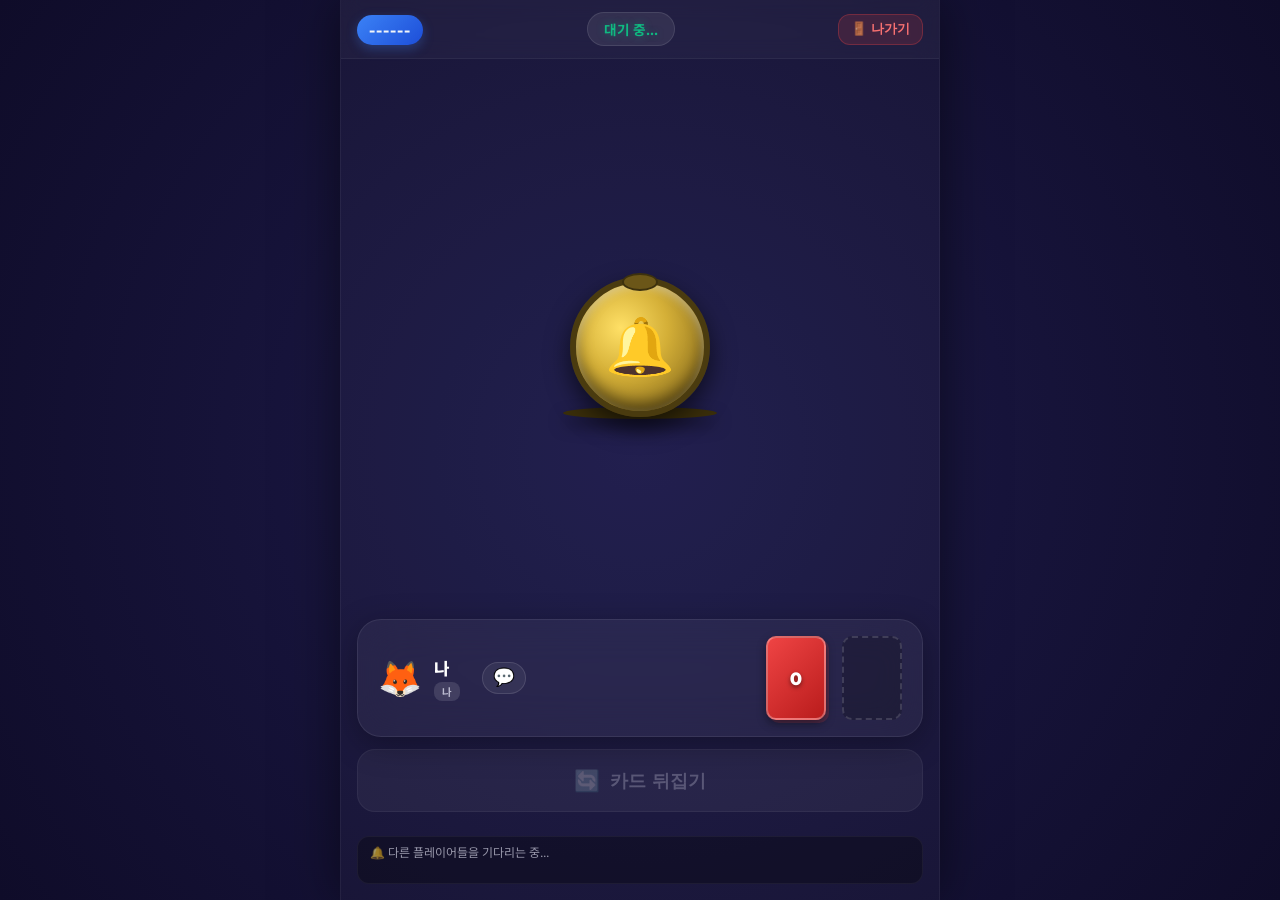
<file: halligalli.html>
<!DOCTYPE html>
<html lang="ko">
<head>
  <meta charset="UTF-8"/>
  <meta name="darkreader-lock" content="true"/>
  <meta name="viewport" content="width=device-width, initial-scale=1.0"/>
  <title>🔔 할리갈리 (Halli Galli) — 실시간 보드게임</title>
  <meta name="description" content="과일의 합이 정확히 5개가 되는 순간 종을 치는 실시간 모바일 최적화 할리갈리 게임입니다."/>
  <link rel="stylesheet" href="css/halligalli.css"/>
</head>
<body>

  <div class="hg-root">

    <!-- ── 상단 헤더 정보 ── -->
    <header class="hg-header">
      <div class="room-info">
        <span class="room-code-badge" id="display-room-code">------</span>
      </div>
      <div class="turn-status-badge" id="turn-status">대기 중...</div>
      <button class="btn-leave-game" id="btn-leave">🚪 나가기</button>
    </header>

    <!-- ── 게임 보드판 ── -->
    <main class="hg-board">

      <!-- ── 1. 상대 플레이어들 영역 ── -->
      <section class="opponents-area" id="opponents-area">
        <!-- 상대방 1, 2, 3이 스크립트에 의해 동적으로 렌더링됨 -->
      </section>

      <!-- ── 2. 중앙 영역: 거대한 입체 황금종 ── -->
      <section class="bell-center-zone">
        <button class="hg-bell-btn" id="btn-bell" aria-label="종 치기">
          <div class="bell-cap"></div>
          <div class="bell-body">🔔</div>
          <div class="bell-base"></div>
        </button>
        <!-- 오발 사고 및 벌칙 문구용 플로팅 메시지 -->
        <div id="penalty-notice" class="penalty-notice"></div>
      </section>

      <!-- ── 3. 하단 영역: 내 플레이 정보 & 뒤집기 버튼 ── -->
      <section class="my-area">
        <div class="my-status-card glass-card">
          <div class="my-profile">
            <span class="my-avatar" id="my-avatar">🦊</span>
            <div class="my-info-text">
              <span class="my-name" id="my-name">나</span>
              <span class="my-badge">나</span>
            </div>
            <!-- 할리갈리 감정표현 패널 -->
            <div class="emote-panel" style="margin-left: 10px;">
              <button class="emote-toggle-btn" id="btn-emote-toggle" title="감정표현">💬</button>
              <div class="emote-list" id="emote-list"></div>
            </div>
          </div>
          <div class="my-deck-info">
            <div class="my-deck-card-back" id="my-deck-back">
              <span class="card-count" id="my-deck-count">0</span>
            </div>
            <div class="my-open-card-slot" id="my-open-card-slot">
              <!-- 내가 뒤집은 카드가 표시됨 -->
            </div>
          </div>
        </div>

        <!-- 카드 뒤집기 거대 액션 버튼 -->
        <button class="btn-action-flip" id="btn-flip" disabled>
          <span class="flip-icon">🔄</span>
          <span class="flip-text">카드 뒤집기</span>
        </button>
      </section>

    </main>

    <!-- ── 게임 안내 로그 및 상태 ── -->
    <footer class="hg-footer">
      <div class="action-log" id="action-log">
        <div class="log-entry">🔔 다른 플레이어들을 기다리는 중...</div>
      </div>
    </footer>

  </div>

  <!-- ── 게임 최종 결과 / 라운드 종료 오버레이 ── -->
  <div class="game-over-overlay" id="game-over-overlay">
    <div class="result-box glass-card">
      <h2 class="result-title">🏆 게임 종료!</h2>
      <div class="winner-name" id="winner-name">---</div>
      <div class="players-ranking" id="players-ranking">
        <!-- 순위 목록이 렌더링됨 -->
      </div>
      <div class="result-buttons">
        <button class="btn-control btn-lobby" id="btn-back-lobby" style="display:none;">
          🏠 대기실로 복귀
        </button>
        <button class="btn-control btn-restart" id="btn-restart" style="display:none;">
          🔄 다음 라운드 시작
        </button>
        <button class="btn-control btn-leave" id="btn-overlay-leave">
          🚪 방 나가기
        </button>
      </div>
    </div>
  </div>

  <!-- 토스트 및 플로팅 메세지 -->
  <div id="float-msg"></div>
  <div id="toast"></div>
  <div id="emote-popup-container"></div>

  <!-- Firebase 및 클라이언트 구동 스크립트 연결 -->
  <script>
    if (window.location.protocol === 'file:' || new URLSearchParams(window.location.search).get('local') === 'true') {
      document.write('<script src="js/bundles/halligalli.bundle.js"><\/script>');
    } else {
      document.write('<script type=\"module\" src=' + 'js/halligalli.js' + '><\/script>');
    }
  </script>
</body>
</html>
</file>
<file: css/halligalli.css>
/* ═══════════════════════════════════════════════════
   할리갈리 (Halli Galli) 스타일시트
   글래스모피즘 & 모바일 세로형 레이아웃 최적화
   ═══════════════════════════════════════════════════ */

/* 기본 리셋 & 폰트 */
@import url('https://fonts.googleapis.com/css2?family=Outfit:wght@300;400;600;800&family=Noto+Sans+KR:wght@300;400;700;900&display=swap');

* {
  box-sizing: border-box;
  margin: 0;
  padding: 0;
  -webkit-tap-highlight-color: transparent;
}

body {
  font-family: 'Outfit', 'Noto Sans KR', sans-serif;
  background: radial-gradient(circle at center, #1e1b4b 0%, #0f0c29 100%);
  color: #f1f5f9;
  min-height: 100vh;
  overflow: hidden;
  user-select: none;
}

/* 전체 감싸는 루트 */
.hg-root {
  display: flex;
  flex-direction: column;
  height: 100vh;
  max-width: 600px;
  margin: 0 auto;
  position: relative;
  background: rgba(255, 255, 255, 0.02);
  border-left: 1px solid rgba(255, 255, 255, 0.05);
  border-right: 1px solid rgba(255, 255, 255, 0.05);
  box-shadow: 0 0 50px rgba(0, 0, 0, 0.5);
}

/* ── 헤더 스타일 ── */
.hg-header {
  display: flex;
  justify-content: space-between;
  align-items: center;
  padding: 12px 16px;
  background: rgba(255, 255, 255, 0.03);
  backdrop-filter: blur(10px);
  -webkit-backdrop-filter: blur(10px);
  border-bottom: 1px solid rgba(255, 255, 255, 0.05);
  z-index: 10;
}

.room-code-badge {
  background: linear-gradient(135deg, #3b82f6, #1d4ed8);
  padding: 6px 12px;
  border-radius: 20px;
  font-weight: 800;
  font-size: 0.85rem;
  letter-spacing: 1px;
  box-shadow: 0 4px 12px rgba(59, 130, 246, 0.3);
}

.turn-status-badge {
  background: rgba(255, 255, 255, 0.08);
  border: 1px solid rgba(255, 255, 255, 0.1);
  padding: 6px 16px;
  border-radius: 20px;
  font-weight: 700;
  font-size: 0.85rem;
  color: #10b981;
  text-shadow: 0 0 8px rgba(16, 185, 129, 0.4);
  transition: all 0.3s ease;
}

.turn-status-badge.my-turn {
  background: rgba(16, 185, 129, 0.2);
  border-color: rgba(16, 185, 129, 0.4);
  animation: pulse-green 1.5s infinite;
}

.btn-leave-game {
  background: rgba(239, 68, 68, 0.15);
  border: 1px solid rgba(239, 68, 68, 0.3);
  color: #f87171;
  padding: 6px 12px;
  border-radius: 12px;
  font-weight: 700;
  font-size: 0.8rem;
  cursor: pointer;
  transition: all 0.2s ease;
}

.btn-leave-game:hover {
  background: rgba(239, 68, 68, 0.3);
  transform: translateY(-1px);
}

/* ── 메인 보드판 스타일 ── */
.hg-board {
  flex: 1;
  display: flex;
  flex-direction: column;
  justify-content: space-between;
  padding: 16px;
  position: relative;
  overflow: hidden;
}

/* ── 1. 상대 플레이어들 ── */
.opponents-area {
  display: grid;
  grid-template-columns: repeat(3, 1fr);
  gap: 8px;
  z-index: 5;
}

.opponent-card {
  background: rgba(255, 255, 255, 0.04);
  border: 1px solid rgba(255, 255, 255, 0.05);
  border-radius: 16px;
  padding: 8px;
  text-align: center;
  backdrop-filter: blur(8px);
  -webkit-backdrop-filter: blur(8px);
  transition: all 0.3s ease;
  position: relative;
}

.opponent-card.active-turn {
  border-color: rgba(59, 130, 246, 0.4);
  background: rgba(59, 130, 246, 0.08);
  box-shadow: 0 0 15px rgba(59, 130, 246, 0.2);
}

.opponent-card.out {
  opacity: 0.3;
  filter: grayscale(1);
}

.opponent-profile {
  display: flex;
  flex-direction: column;
  align-items: center;
  margin-bottom: 6px;
}

.opponent-avatar {
  font-size: 1.5rem;
  margin-bottom: 2px;
  display: block;
}

.opponent-name {
  font-size: 0.75rem;
  font-weight: 700;
  white-space: nowrap;
  overflow: hidden;
  text-overflow: ellipsis;
  max-width: 100%;
  color: rgba(240, 240, 255, 0.8);
}

.opponent-deck-info {
  display: flex;
  justify-content: center;
  align-items: center;
  gap: 4px;
  margin-bottom: 8px;
}

.mini-card-back {
  width: 16px;
  height: 24px;
  background: linear-gradient(135deg, #ef4444, #b91c1c);
  border-radius: 3px;
  border: 1px solid rgba(255, 255, 255, 0.2);
  box-shadow: 0 2px 4px rgba(0, 0, 0, 0.3);
}

.mini-deck-count {
  font-size: 0.75rem;
  font-weight: 800;
  color: #ef4444;
}

/* 상대가 오픈한 카드 슬롯 */
.opponent-open-card-slot {
  width: 52px;
  height: 74px;
  margin: 0 auto;
  border: 1.5px dashed rgba(255, 255, 255, 0.1);
  border-radius: 8px;
  display: flex;
  align-items: center;
  justify-content: center;
  position: relative;
  background: rgba(0, 0, 0, 0.15);
  overflow: hidden;
  transition: all 0.2s ease;
}

/* ── 2. 중앙 거대한 황금종 ── */
.bell-center-zone {
  flex: 1;
  display: flex;
  align-items: center;
  justify-content: center;
  position: relative;
  z-index: 4;
}

.hg-bell-btn {
  width: 140px;
  height: 140px;
  border-radius: 50%;
  background: radial-gradient(circle at 35% 35%, #ffe066 0%, #d4af37 40%, #8a6d1c 85%, #59430b 100%);
  border: 6px solid #4a3b0f;
  box-shadow: 
    0 10px 25px rgba(0, 0, 0, 0.6),
    inset 0 4px 10px rgba(255, 255, 255, 0.4),
    inset 0 -8px 15px rgba(0, 0, 0, 0.5);
  cursor: pointer;
  position: relative;
  display: flex;
  align-items: center;
  justify-content: center;
  font-size: 3.5rem;
  transition: all 0.1s cubic-bezier(0.175, 0.885, 0.32, 1.275);
}

/* 3D 종 모양 연출을 위한 가상 요소 */
.hg-bell-btn::before {
  content: '';
  position: absolute;
  top: -10px;
  width: 32px;
  height: 14px;
  border-radius: 50%;
  background: #6b5618;
  border: 2px solid #3d310d;
}

.hg-bell-btn::after {
  content: '';
  position: absolute;
  bottom: -8px;
  width: 154px;
  height: 12px;
  border-radius: 50%;
  background: #3a2e0a;
  z-index: -1;
  box-shadow: 0 8px 16px rgba(0, 0, 0, 0.5);
}

/* 종 눌림 효과 */
.hg-bell-btn:active, .hg-bell-btn.pressed {
  transform: scale(0.92) translateY(4px);
  box-shadow: 
    0 4px 10px rgba(0, 0, 0, 0.4),
    inset 0 2px 6px rgba(255, 255, 255, 0.2),
    inset 0 -4px 10px rgba(0, 0, 0, 0.6);
}

/* 종 흔들림 애니메이션 (성공 시 가동) */
.hg-bell-btn.ring-anim {
  animation: bell-ring-shake 0.4s ease;
}

/* 오발/벌칙 알림 메시지 */
.penalty-notice {
  position: absolute;
  background: rgba(239, 68, 68, 0.95);
  color: white;
  padding: 8px 16px;
  border-radius: 20px;
  font-weight: 800;
  font-size: 0.85rem;
  box-shadow: 0 4px 15px rgba(239, 68, 68, 0.4);
  pointer-events: none;
  opacity: 0;
  transform: translateY(20px) scale(0.9);
  transition: all 0.3s cubic-bezier(0.175, 0.885, 0.32, 1.275);
  z-index: 15;
}

.penalty-notice.show {
  opacity: 1;
  transform: translateY(-50px) scale(1);
}

/* ── 3. 하단 내 카드 및 컨트롤 영역 ── */
.my-area {
  display: flex;
  flex-direction: column;
  gap: 12px;
  z-index: 5;
}

.glass-card {
  background: rgba(255, 255, 255, 0.05);
  border: 1px solid rgba(255, 255, 255, 0.08);
  border-radius: 24px;
  backdrop-filter: blur(20px);
  -webkit-backdrop-filter: blur(20px);
  box-shadow: 0 8px 32px rgba(0, 0, 0, 0.3);
}

.my-status-card {
  display: flex;
  align-items: center;
  justify-content: space-between;
  padding: 16px 20px;
}

.my-profile {
  display: flex;
  align-items: center;
  gap: 12px;
}

.my-avatar {
  font-size: 2.2rem;
}

.my-info-text {
  display: flex;
  flex-direction: column;
  gap: 2px;
}

.my-name {
  font-size: 1.05rem;
  font-weight: 800;
  color: #fff;
}

.my-badge {
  font-size: 0.65rem;
  background: rgba(255, 255, 255, 0.12);
  padding: 2px 8px;
  border-radius: 8px;
  width: fit-content;
  color: rgba(240, 240, 255, 0.7);
  font-weight: 700;
}

.my-deck-info {
  display: flex;
  align-items: center;
  gap: 16px;
}

/* 내 카드 더미 (뒤집기 전) */
.my-deck-card-back {
  width: 60px;
  height: 84px;
  background: linear-gradient(135deg, #ef4444 0%, #b91c1c 100%);
  border: 2px solid rgba(255, 255, 255, 0.3);
  border-radius: 10px;
  box-shadow: 
    0 4px 10px rgba(0, 0, 0, 0.4),
    3px 3px 0px rgba(239, 68, 68, 0.2);
  display: flex;
  align-items: center;
  justify-content: center;
  cursor: pointer;
  transition: all 0.2s ease;
}

.my-deck-card-back:active {
  transform: scale(0.95);
}

.card-count {
  font-size: 1.1rem;
  font-weight: 900;
  color: #fff;
  text-shadow: 0 2px 4px rgba(0, 0, 0, 0.5);
}

/* 내 뒤집은 카드 슬롯 */
.my-open-card-slot {
  width: 60px;
  height: 84px;
  border: 2px dashed rgba(255, 255, 255, 0.15);
  border-radius: 10px;
  background: rgba(0, 0, 0, 0.2);
  display: flex;
  align-items: center;
  justify-content: center;
  position: relative;
  overflow: hidden;
}

/* ── 뒤집힌 카드 렌더링 ── */
.hg-card {
  width: 100%;
  height: 100%;
  background: #fff;
  border-radius: 8px;
  border: 1px solid #ddd;
  box-shadow: 0 4px 10px rgba(0, 0, 0, 0.3);
  display: flex;
  flex-direction: column;
  justify-content: center;
  align-items: center;
  position: relative;
  overflow: hidden;
  /* 애니메이션은 hg-card--flip-in 클래스로 분리: 일반 상태에서는 존재하지 않음 */
}

/* 실제로 카드가 교체될 때만 적용되는 flip-in 애니메이션 */
.hg-card.hg-card--flip-in {
  animation: card-flip-in 0.28s cubic-bezier(0.175, 0.885, 0.32, 1.275) forwards;
}

.hg-card-pattern {
  display: grid;
  width: 80%;
  height: 80%;
  gap: 2px;
  align-items: center;
  justify-items: center;
  overflow: hidden;
}

/* 과일 수량별 그리드 템플릿 */
.hg-card-pattern[data-count="1"] {
  grid-template-columns: 1fr;
  font-size: 2.2rem;
}
.hg-card-pattern[data-count="2"] {
  grid-template-columns: 1fr;
  grid-template-rows: 1fr 1fr;
  font-size: 1.5rem;
}
/* 3개: 세로 3칸이 좌폭 안에 다 들어오도록 폰트 조정 */
.hg-card-pattern[data-count="3"] {
  grid-template-columns: 1fr;
  grid-template-rows: repeat(3, 1fr);
  font-size: 1.1rem;
  gap: 1px;
}
.hg-card-pattern[data-count="4"] {
  grid-template-columns: 1fr 1fr;
  grid-template-rows: 1fr 1fr;
  font-size: 1.1rem;
}
.hg-card-pattern[data-count="5"] {
  grid-template-columns: 1fr 1fr;
  grid-template-rows: 1fr 1fr 1fr;
  font-size: 0.95rem;
  gap: 1px;
}

/* 5개일 때 중앙 과일 배치용 */
.hg-card-pattern[data-count="5"] span:nth-child(5) {
  grid-column: span 2;
}

.hg-card-item {
  transform: scale(1);
  filter: drop-shadow(0 2px 2px rgba(0,0,0,0.1));
}

/* 카드 뒤집기 거대 액션 버튼 */
.btn-action-flip {
  width: 100%;
  background: linear-gradient(135deg, #10b981 0%, #059669 100%);
  border: none;
  padding: 18px;
  border-radius: 18px;
  font-size: 1.15rem;
  font-weight: 800;
  color: white;
  cursor: pointer;
  display: flex;
  align-items: center;
  justify-content: center;
  gap: 10px;
  box-shadow: 0 6px 20px rgba(16, 185, 129, 0.4);
  transition: all 0.2s cubic-bezier(0.175, 0.885, 0.32, 1.275);
}

.btn-action-flip:disabled {
  background: rgba(255, 255, 255, 0.05);
  border: 1px solid rgba(255, 255, 255, 0.05);
  color: rgba(240, 240, 255, 0.25);
  box-shadow: none;
  cursor: not-allowed;
  transform: none;
}

.btn-action-flip:not(:disabled):active {
  transform: scale(0.96) translateY(2px);
  box-shadow: 0 3px 10px rgba(16, 185, 129, 0.2);
}

.flip-icon {
  font-size: 1.3rem;
  animation: spin-slow 4s linear infinite;
}

.btn-action-flip:disabled .flip-icon {
  animation: none;
}

/* ── 하단 로그 ── */
.hg-footer {
  padding: 8px 16px 16px;
}

.action-log {
  background: rgba(0, 0, 0, 0.3);
  border: 1px solid rgba(255, 255, 255, 0.05);
  border-radius: 12px;
  padding: 8px 12px;
  height: 48px;
  overflow-y: auto;
  font-size: 0.75rem;
  color: rgba(240, 240, 255, 0.6);
  display: flex;
  flex-direction: column;
  gap: 4px;
}

.log-entry {
  line-height: 1.4;
}

.log-entry.log-bell { color: #ffe066; font-weight: bold; }
.log-entry.log-flip { color: #a7f3d0; }
.log-entry.log-out { color: #f87171; }

/* ── 게임 최종 결과 / 라운드 종료 오버레이 ── */
.game-over-overlay {
  position: absolute;
  top: 0;
  left: 0;
  width: 100%;
  height: 100%;
  background: rgba(15, 12, 41, 0.85);
  backdrop-filter: blur(15px);
  -webkit-backdrop-filter: blur(15px);
  display: none; /* JS 제어 */
  align-items: center;
  justify-content: center;
  padding: 24px;
  z-index: 100;
}

.result-box {
  width: 100%;
  max-width: 380px;
  padding: 28px 20px;
  border-radius: 28px;
  text-align: center;
  animation: zoom-in 0.4s cubic-bezier(0.175, 0.885, 0.32, 1.275) forwards;
}

.result-title {
  font-size: 1.6rem;
  font-weight: 800;
  margin-bottom: 8px;
  color: #ffde59;
  text-shadow: 0 0 10px rgba(255, 222, 89, 0.3);
}

.winner-name {
  font-size: 1.3rem;
  font-weight: 900;
  color: #fff;
  margin-bottom: 20px;
}

.players-ranking {
  display: flex;
  flex-direction: column;
  gap: 8px;
  margin-bottom: 24px;
  max-height: 180px;
  overflow-y: auto;
}

.rank-item {
  display: flex;
  align-items: center;
  justify-content: space-between;
  background: rgba(255, 255, 255, 0.04);
  border: 1px solid rgba(255, 255, 255, 0.05);
  padding: 10px 16px;
  border-radius: 12px;
  font-size: 0.85rem;
}

.rank-item.rank-1 {
  background: rgba(253, 224, 71, 0.12);
  border-color: rgba(253, 224, 71, 0.3);
  font-weight: bold;
}

.rank-item.rank-1 .rank-num { color: #fde047; }

.rank-num {
  font-weight: 800;
  font-size: 0.9rem;
  width: 24px;
  text-align: left;
}

.rank-player {
  flex: 1;
  text-align: left;
  margin-left: 8px;
}

.rank-cards {
  font-weight: bold;
  color: #94a3b8;
}

.result-buttons {
  display: flex;
  flex-direction: column;
  gap: 8px;
}

.btn-control {
  width: 100%;
  padding: 12px;
  border-radius: 12px;
  border: none;
  font-size: 0.95rem;
  font-weight: 700;
  cursor: pointer;
  transition: all 0.2s ease;
}

.btn-lobby {
  background: linear-gradient(135deg, #3b82f6, #1d4ed8);
  color: white;
  box-shadow: 0 4px 12px rgba(59, 130, 246, 0.3);
}

.btn-restart {
  background: linear-gradient(135deg, #10b981, #059669);
  color: white;
  box-shadow: 0 4px 12px rgba(16, 185, 129, 0.3);
}

.btn-leave {
  background: rgba(255, 255, 255, 0.06);
  border: 1px solid rgba(255, 255, 255, 0.1);
  color: rgba(240, 240, 255, 0.8);
}

.btn-control:hover {
  transform: translateY(-2px);
}

.btn-control:active {
  transform: scale(0.98);
}

/* ── 공통 알림 메세지(토스트, 플로팅) ── */
#toast {
  position: fixed;
  bottom: 80px;
  left: 50%;
  transform: translateX(-50%);
  background: rgba(15, 23, 42, 0.9);
  border: 1px solid rgba(255, 255, 255, 0.1);
  color: #fff;
  padding: 10px 20px;
  border-radius: 20px;
  font-size: 0.85rem;
  font-weight: 600;
  z-index: 1000;
  opacity: 0;
  pointer-events: none;
  transition: opacity 0.3s ease;
}

#toast.show {
  opacity: 1;
}

#float-msg {
  position: fixed;
  top: 50%;
  left: 50%;
  transform: translate(-50%, -50%);
  background: rgba(0, 0, 0, 0.85);
  border: 1px solid rgba(255, 255, 255, 0.15);
  color: #fde047;
  font-size: 1.5rem;
  font-weight: 900;
  padding: 20px 40px;
  border-radius: 40px;
  z-index: 999;
  opacity: 0;
  pointer-events: none;
  transition: all 0.3s cubic-bezier(0.175, 0.885, 0.32, 1.275);
}

#float-msg.show {
  opacity: 1;
  transform: translate(-50%, -50%) scale(1.1);
}

/* ── 애니메이션 키프레임 ── */
@keyframes pulse-green {
  0% { box-shadow: 0 0 0 0 rgba(16, 185, 129, 0.4); }
  70% { box-shadow: 0 0 0 10px rgba(16, 185, 129, 0); }
  100% { box-shadow: 0 0 0 0 rgba(16, 185, 129, 0); }
}

@keyframes spin-slow {
  0% { transform: rotate(0deg); }
  100% { transform: rotate(360deg); }
}

@keyframes card-flip-in {
  0% {
    transform: rotateY(-90deg) scale(0.8);
    opacity: 0;
  }
  100% {
    transform: rotateY(0deg) scale(1);
    opacity: 1;
  }
}

@keyframes bell-ring-shake {
  0% { transform: rotate(0) scale(0.92) translateY(4px); }
  15% { transform: rotate(15deg) scale(1.05); }
  30% { transform: rotate(-12deg) scale(1.05); }
  45% { transform: rotate(9deg) scale(1.02); }
  60% { transform: rotate(-6deg) scale(1.01); }
  75% { transform: rotate(3deg) scale(1); }
  100% { transform: rotate(0) scale(1); }
}

@keyframes zoom-in {
  0% { transform: scale(0.85); opacity: 0; }
  100% { transform: scale(1); opacity: 1; }
}

/* 모바일 600px 미만 최적화 조정 */
@media (max-width: 480px) {
  .hg-bell-btn {
    width: 120px;
    height: 120px;
    font-size: 3rem;
  }
  .hg-bell-btn::after {
    width: 132px;
  }
  .my-status-card {
    padding: 10px 14px;
  }
  .my-avatar {
    font-size: 1.8rem;
  }
  .my-deck-card-back, .my-open-card-slot {
    width: 50px;
    height: 70px;
  }
  .card-count {
    font-size: 0.95rem;
  }
  .btn-action-flip {
    padding: 14px;
    font-size: 1.05rem;
  }
}

/* 상대방 카드 슬롯 내부 과일 이모지 깨짐 및 어긋남 수정 (52x74 슬롯 기준) */
.opponent-open-card-slot .hg-card-pattern[data-count="1"] { font-size: 1.6rem; gap: 0; }
.opponent-open-card-slot .hg-card-pattern[data-count="2"] { font-size: 1.1rem; gap: 1px; }
/* 3개: 세로로 세 줄이 슬롯 내에 다 들어오도록 폰트 줄임 */
.opponent-open-card-slot .hg-card-pattern[data-count="3"] { font-size: 0.78rem; gap: 0; }
.opponent-open-card-slot .hg-card-pattern[data-count="4"] { font-size: 0.78rem; gap: 1px; }
.opponent-open-card-slot .hg-card-pattern[data-count="5"] { font-size: 0.68rem; gap: 0; }

/* ───────────────────────────────────────────────────
   감정표현 플로팅 팝업 스타일
   ─────────────────────────────────────────────────── */
.emote-panel {
  position: relative;
  display: flex;
  align-items: center;
  z-index: 15;
}

.emote-toggle-btn {
  background: rgba(255,255,255,0.06);
  border: 1px solid rgba(255,255,255,0.12);
  border-radius: 50px;
  padding: 6px 10px;
  font-size: 1.1rem;
  cursor: pointer;
  transition: all 0.2s;
  color: white;
  display: flex;
  align-items: center;
  justify-content: center;
  line-height: 1;
}

.emote-toggle-btn:hover {
  background: rgba(255,255,255,0.14);
  transform: scale(1.08);
}

.emote-list {
  display: none;
  position: absolute;
  bottom: calc(100% + 8px);
  left: 50%;
  transform: translateX(-50%);
  background: rgba(15,15,35,0.96);
  border: 1px solid rgba(255,255,255,0.18);
  border-radius: 16px;
  padding: 10px;
  gap: 6px;
  z-index: 200;
  box-shadow: 0 8px 30px rgba(0,0,0,0.6);
  backdrop-filter: blur(10px);
  grid-template-columns: repeat(4, 1fr);
}

.emote-list.open {
  display: grid;
  animation: emoteListPop 0.2s cubic-bezier(0.34, 1.56, 0.64, 1);
}

@keyframes emoteListPop {
  from { opacity: 0; transform: translateX(-50%) scale(0.85) translateY(8px); }
  to   { opacity: 1; transform: translateX(-50%) scale(1) translateY(0); }
}

.emote-btn {
  background: rgba(255,255,255,0.05);
  border: 1px solid rgba(255,255,255,0.08);
  font-size: 1.4rem;
  cursor: pointer;
  width: 38px;
  height: 38px;
  display: flex;
  align-items: center;
  justify-content: center;
  border-radius: 10px;
  transition: all 0.15s;
}

.emote-btn:hover {
  background: rgba(255,255,255,0.16);
  transform: scale(1.15);
  box-shadow: 0 0 8px rgba(255,255,255,0.1);
}

.emote-btn:active {
  transform: scale(0.9);
}

/* 감정표현 팝업 (플레이어 아래로 둥둥 내려옴) */
.emote-popup {
  position: fixed;
  font-size: 2.3rem;
  z-index: 999;
  pointer-events: none;
  animation: emoteFloatDown 2.8s ease-in-out forwards;
  text-shadow: 0 2px 10px rgba(0,0,0,0.6);
  filter: drop-shadow(0 2px 6px rgba(0,0,0,0.4));
}

@keyframes emoteFloatDown {
  0%   { opacity: 0; transform: translateY(-10px) scale(0.6); }
  12%  { opacity: 1; transform: translateY(8px) scale(1.25); }
  25%  { opacity: 1; transform: translateY(18px) scale(1.05); }
  75%  { opacity: 0.9; transform: translateY(40px) scale(1); }
  100% { opacity: 0; transform: translateY(65px) scale(0.75); }
}

.emote-toggle-btn.cooldown {
  opacity: 0.6;
}

.emote-btn:disabled {
  opacity: 0.45;
  cursor: not-allowed;
  transform: none !important;
  box-shadow: none !important;
}
</file>
